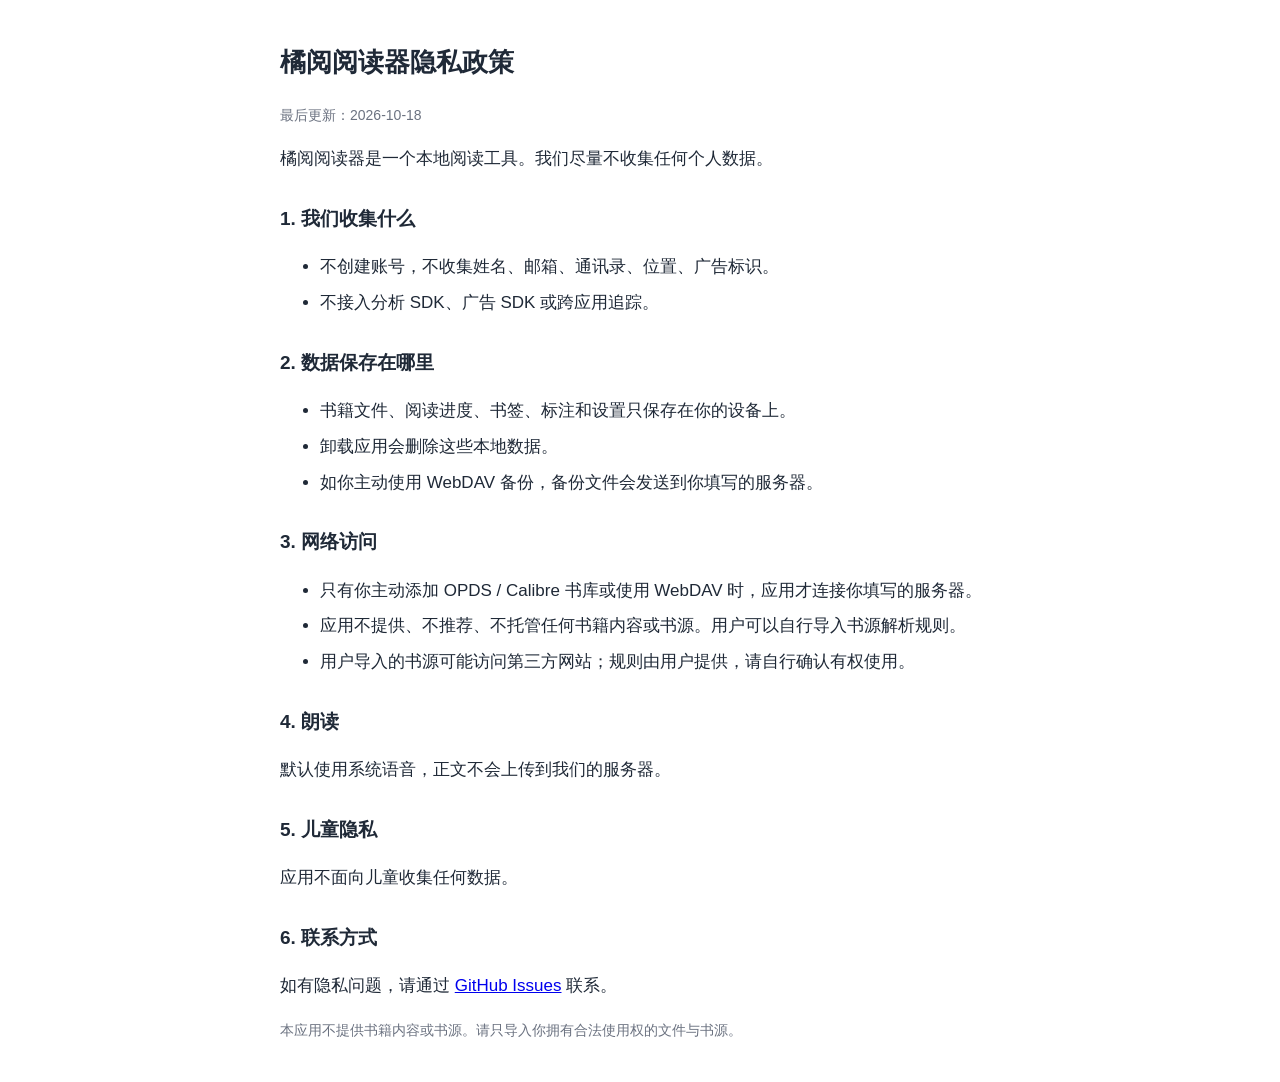
<file: docs/privacy.html>
<!DOCTYPE html>
<html lang="zh-CN">
<head>
  <meta charset="utf-8">
  <meta name="viewport" content="width=device-width, initial-scale=1">
  <title>橘阅阅读器隐私政策</title>
  <style>
    body { max-width: 720px; margin: 40px auto; padding: 0 20px; font: 17px/1.75 -apple-system, BlinkMacSystemFont, "PingFang SC", sans-serif; color: #1f2937; }
    h1 { font-size: 26px; }
    h2 { font-size: 19px; margin-top: 28px; }
    li { margin: 6px 0; }
    .muted { color: #6b7280; font-size: 14px; }
  </style>
</head>
<body>
  <h1>橘阅阅读器隐私政策</h1>
  <p class="muted">最后更新：2026-10-18</p>

  <p>橘阅阅读器是一个本地阅读工具。我们尽量不收集任何个人数据。</p>

  <h2>1. 我们收集什么</h2>
  <ul>
    <li>不创建账号，不收集姓名、邮箱、通讯录、位置、广告标识。</li>
    <li>不接入分析 SDK、广告 SDK 或跨应用追踪。</li>
  </ul>

  <h2>2. 数据保存在哪里</h2>
  <ul>
    <li>书籍文件、阅读进度、书签、标注和设置只保存在你的设备上。</li>
    <li>卸载应用会删除这些本地数据。</li>
    <li>如你主动使用 WebDAV 备份，备份文件会发送到你填写的服务器。</li>
  </ul>

  <h2>3. 网络访问</h2>
  <ul>
    <li>只有你主动添加 OPDS / Calibre 书库或使用 WebDAV 时，应用才连接你填写的服务器。</li>
    <li>应用不提供、不推荐、不托管任何书籍内容或书源。用户可以自行导入书源解析规则。</li>
    <li>用户导入的书源可能访问第三方网站；规则由用户提供，请自行确认有权使用。</li>
  </ul>

  <h2>4. 朗读</h2>
  <p>默认使用系统语音，正文不会上传到我们的服务器。</p>

  <h2>5. 儿童隐私</h2>
  <p>应用不面向儿童收集任何数据。</p>

  <h2>6. 联系方式</h2>
  <p>如有隐私问题，请通过 <a href="https://github.com/FactorCitrus/Juyue/issues">GitHub Issues</a> 联系。</p>

  <p class="muted">本应用不提供书籍内容或书源。请只导入你拥有合法使用权的文件与书源。</p>
</body>
</html>
</file>
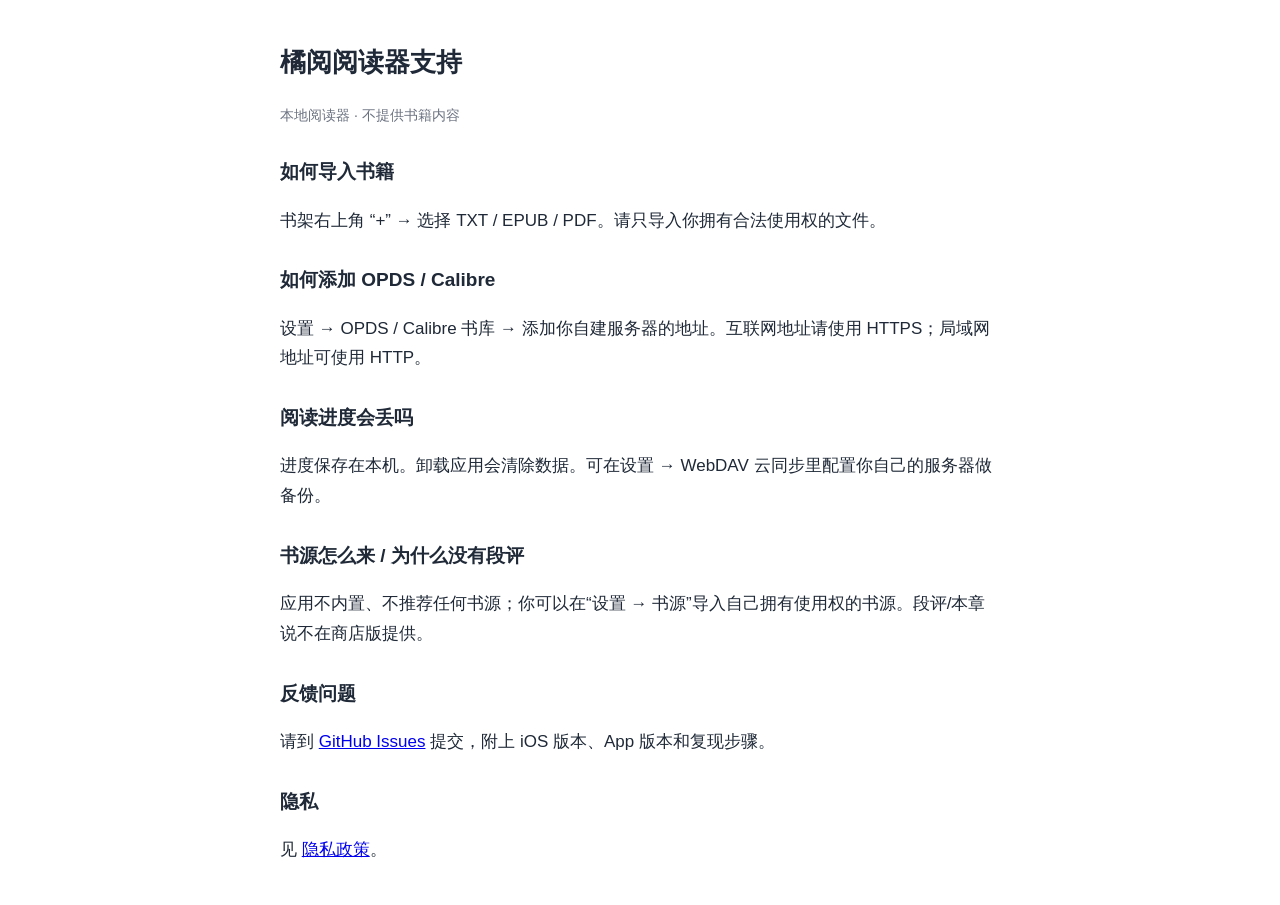
<file: docs/support.html>
<!DOCTYPE html>
<html lang="zh-CN">
<head>
  <meta charset="utf-8">
  <meta name="viewport" content="width=device-width, initial-scale=1">
  <title>橘阅阅读器支持</title>
  <style>
    body { max-width: 720px; margin: 40px auto; padding: 0 20px; font: 17px/1.75 -apple-system, BlinkMacSystemFont, "PingFang SC", sans-serif; color: #1f2937; }
    h1 { font-size: 26px; }
    h2 { font-size: 19px; margin-top: 28px; }
    code { background: #f3f4f6; padding: 2px 6px; border-radius: 4px; }
    .muted { color: #6b7280; font-size: 14px; }
  </style>
</head>
<body>
  <h1>橘阅阅读器支持</h1>
  <p class="muted">本地阅读器 · 不提供书籍内容</p>

  <h2>如何导入书籍</h2>
  <p>书架右上角 “+” → 选择 TXT / EPUB / PDF。请只导入你拥有合法使用权的文件。</p>

  <h2>如何添加 OPDS / Calibre</h2>
  <p>设置 → OPDS / Calibre 书库 → 添加你自建服务器的地址。互联网地址请使用 HTTPS；局域网地址可使用 HTTP。</p>

  <h2>阅读进度会丢吗</h2>
  <p>进度保存在本机。卸载应用会清除数据。可在设置 → WebDAV 云同步里配置你自己的服务器做备份。</p>

  <h2>书源怎么来 / 为什么没有段评</h2>
  <p>应用不内置、不推荐任何书源；你可以在“设置 → 书源”导入自己拥有使用权的书源。段评/本章说不在商店版提供。</p>

  <h2>反馈问题</h2>
  <p>请到 <a href="https://github.com/FactorCitrus/Juyue/issues">GitHub Issues</a> 提交，附上 iOS 版本、App 版本和复现步骤。</p>

  <h2>隐私</h2>
  <p>见 <a href="privacy.html">隐私政策</a>。</p>
</body>
</html>
</file>
